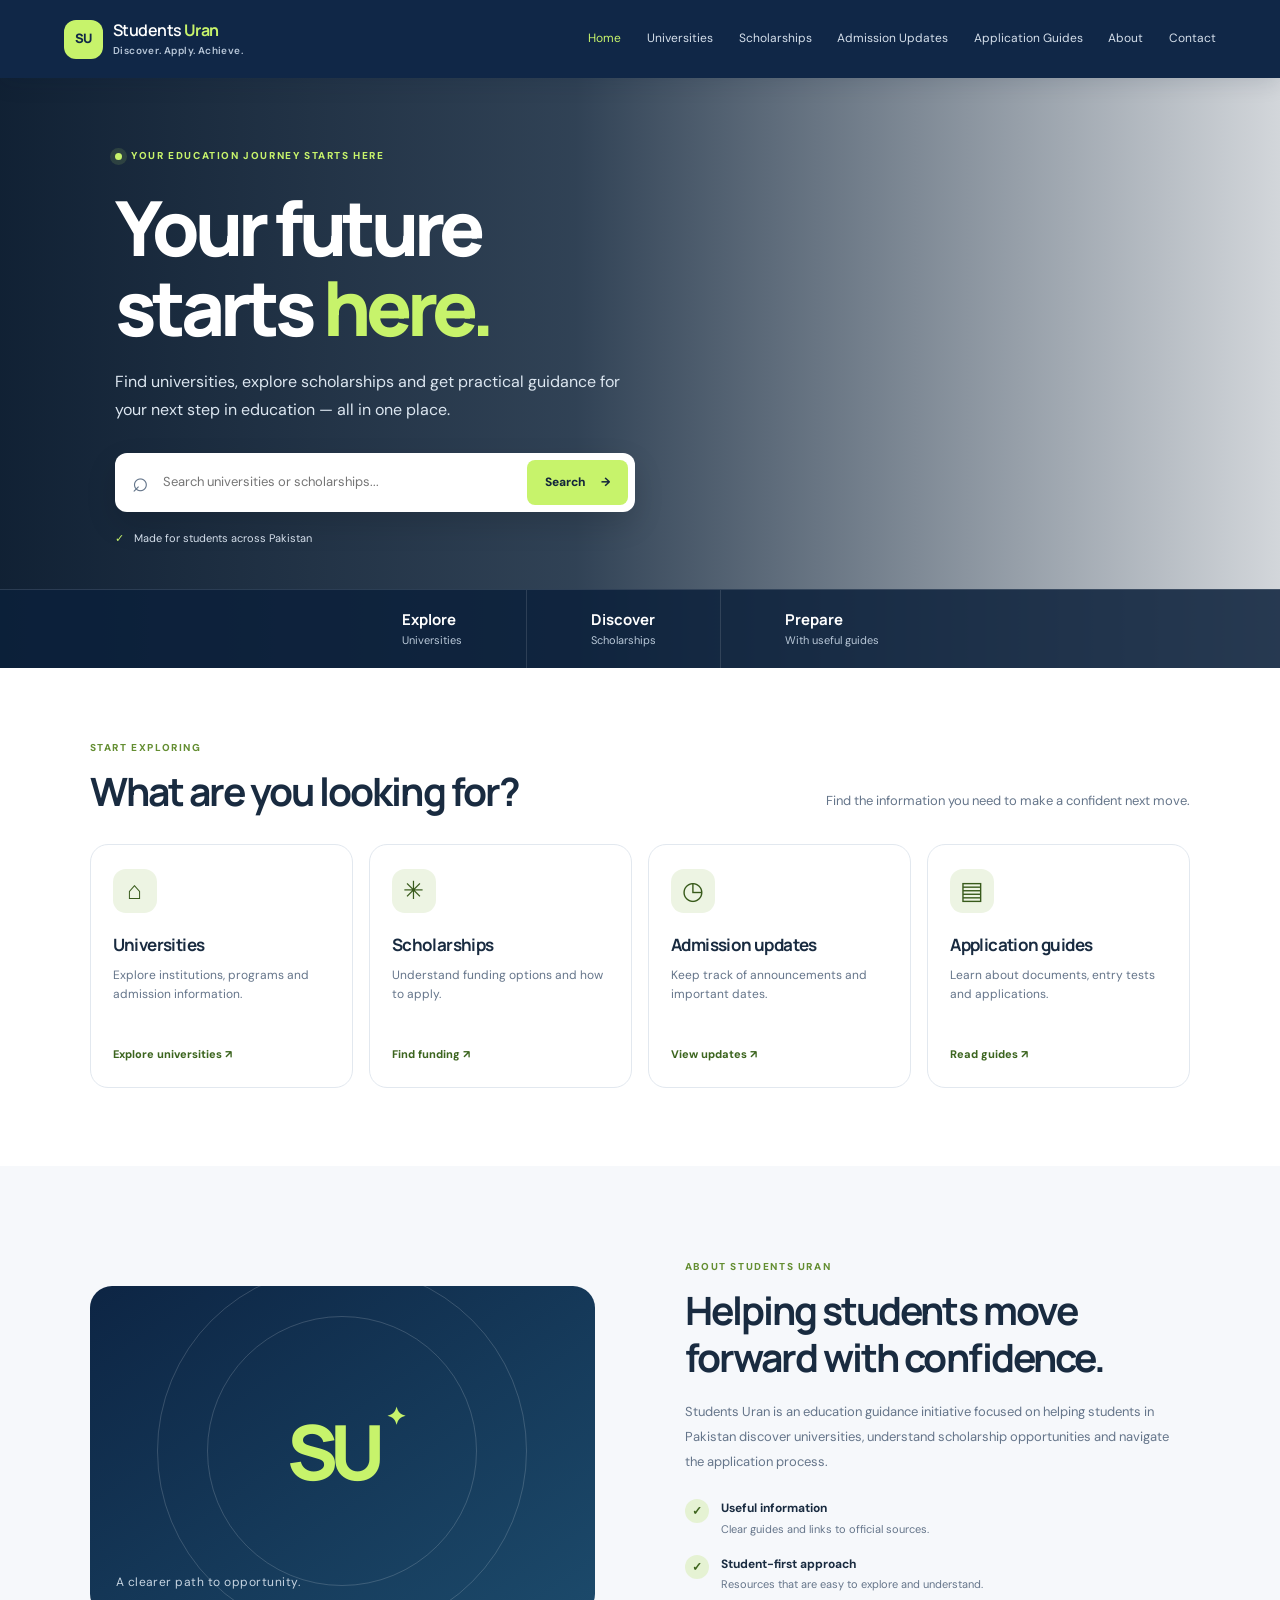
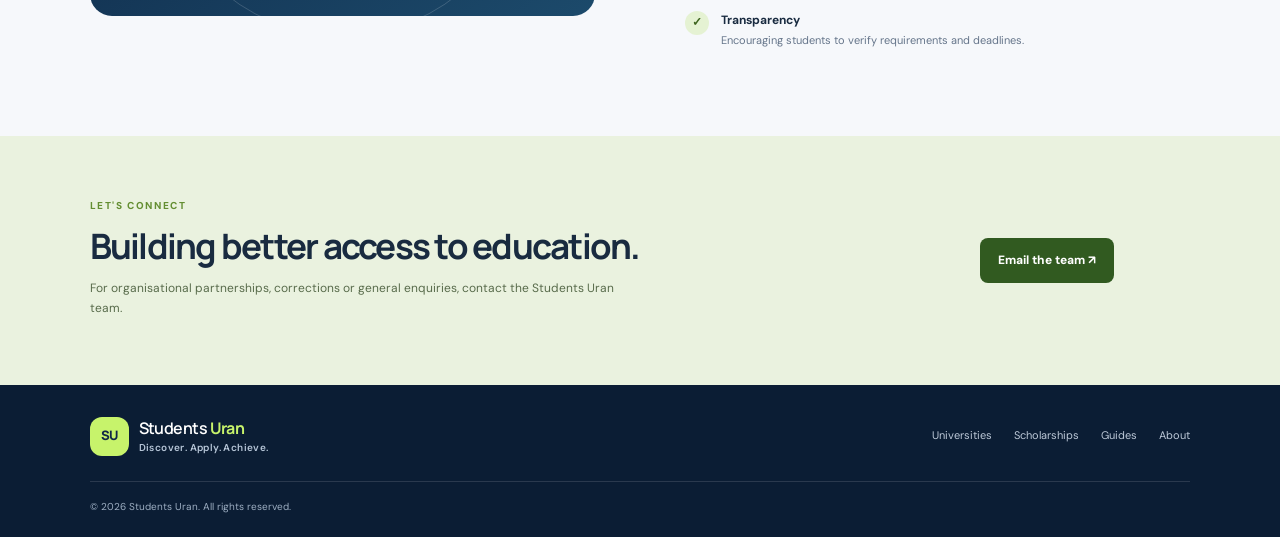
<file: index.html>
<!doctype html>
<html lang="en">
<head>
  <meta charset="utf-8">
  <meta name="viewport" content="width=device-width, initial-scale=1">
  <meta name="description" content="Students Uran helps Pakistani students explore universities, scholarships, admissions and application guides.">
  <meta name="theme-color" content="#102747">
  <title>Students Uran — Discover. Apply. Achieve.</title>
  <link rel="preconnect" href="https://fonts.googleapis.com">
  <link rel="preconnect" href="https://fonts.gstatic.com" crossorigin>
  <link href="https://fonts.googleapis.com/css2?family=DM+Sans:wght@400;500;600;700&family=Manrope:wght@400;500;600;700;800&display=swap" rel="stylesheet">
  <link rel="stylesheet" href="styles.css">
</head>
<body>
  <header class="site-header">
    <a class="brand" href="#home" aria-label="Students Uran home">
      <span class="brand-mark">SU</span>
      <span>Students <b>Uran</b><small>Discover. Apply. Achieve.</small></span>
    </a>
    <button class="menu-toggle" id="menuToggle" aria-label="Open navigation" aria-expanded="false">☰</button>
    <nav id="mainNav" class="nav">
      <a href="index.html" class="active">Home</a><a href="universities.html">Universities</a><a href="scholarships.html">Scholarships</a>
      <a href="admission-updates.html">Admission Updates</a><a href="application-guides.html">Application Guides</a><a href="about.html">About</a><a href="contact.html">Contact</a>
    </nav>
  </header>

  <main>
    <section class="hero" id="home">
      <div class="hero-shade"></div>
      <div class="hero-content">
        <div class="eyebrow"><span class="eyebrow-dot"></span> YOUR EDUCATION JOURNEY STARTS HERE</div>
        <h1>Your future<br>starts <span>here.</span></h1>
        <p>Find universities, explore scholarships and get practical guidance for your next step in education — all in one place.</p>
        <form class="hero-search" id="heroSearch">
          <span aria-hidden="true">⌕</span><input id="globalSearch" type="search" placeholder="Search universities or scholarships..." aria-label="Search website">
          <button type="submit">Search <span>→</span></button>
        </form>
        <div class="hero-note"><span>✓</span> Made for students across Pakistan</div>
      </div>
      <div class="hero-stats">
        <div><strong>Explore</strong><span>Universities</span></div><div><strong>Discover</strong><span>Scholarships</span></div><div><strong>Prepare</strong><span>With useful guides</span></div>
      </div>
    </section>

    <section class="section quick-section">
      <div class="section-heading"><div><span class="kicker">START EXPLORING</span><h2>What are you looking for?</h2></div><p>Find the information you need to make a confident next move.</p></div>
      <div class="quick-grid">
        <a class="quick-card" href="universities.html"><span class="quick-icon">⌂</span><h3>Universities</h3><p>Explore institutions, programs and admission information.</p><span class="card-link">Explore universities ↗</span></a>
        <a class="quick-card" href="scholarships.html"><span class="quick-icon">✳</span><h3>Scholarships</h3><p>Understand funding options and how to apply.</p><span class="card-link">Find funding ↗</span></a>
        <a class="quick-card" href="admission-updates.html"><span class="quick-icon">◷</span><h3>Admission updates</h3><p>Keep track of announcements and important dates.</p><span class="card-link">View updates ↗</span></a>
        <a class="quick-card" href="application-guides.html"><span class="quick-icon">▤</span><h3>Application guides</h3><p>Learn about documents, entry tests and applications.</p><span class="card-link">Read guides ↗</span></a>
      </div>
    </section>

    <section class="section about-section" id="about">
      <div class="about-art"><div class="orbit orbit-one"></div><div class="orbit orbit-two"></div><div class="about-monogram">SU<span>✦</span></div><div class="about-caption">A clearer path to opportunity.</div></div>
      <div class="about-copy"><span class="kicker">ABOUT STUDENTS URAN</span><h2>Helping students move forward with confidence.</h2><p>Students Uran is an education guidance initiative focused on helping students in Pakistan discover universities, understand scholarship opportunities and navigate the application process.</p>
        <div class="value-list"><div><span>✓</span><div><b>Useful information</b><small>Clear guides and links to official sources.</small></div></div><div><span>✓</span><div><b>Student-first approach</b><small>Resources that are easy to explore and understand.</small></div></div><div><span>✓</span><div><b>Transparency</b><small>Encouraging students to verify requirements and deadlines.</small></div></div></div>
      </div>
    </section>

    <section class="contact-band" id="contact"><div><span class="kicker">LET'S CONNECT</span><h2>Building better access to education.</h2><p>For organisational partnerships, corrections or general enquiries, contact the Students Uran team.</p></div><div class="contact-actions"><a class="button button-green" id="emailLink" href="mailto:studentsuran@gmail.com">Email the team ↗</a></div></section>
  </main>

  <footer class="footer"><a class="brand footer-brand" href="#home"><span class="brand-mark">SU</span><span>Students <b>Uran</b><small>Discover. Apply. Achieve.</small></span></a><div class="footer-links"><a href="universities.html">Universities</a><a href="scholarships.html">Scholarships</a><a href="application-guides.html">Guides</a><a href="#about">About</a></div><p>© <span id="year"></span> Students Uran. All rights reserved.</p></footer>

  <dialog id="detailDialog" class="detail-dialog"><button class="dialog-close" id="dialogClose" aria-label="Close dialog">×</button><div id="dialogContent"></div></dialog>
  <script src="data.js"></script><script src="app.js"></script>
</body>
</html>
</file>
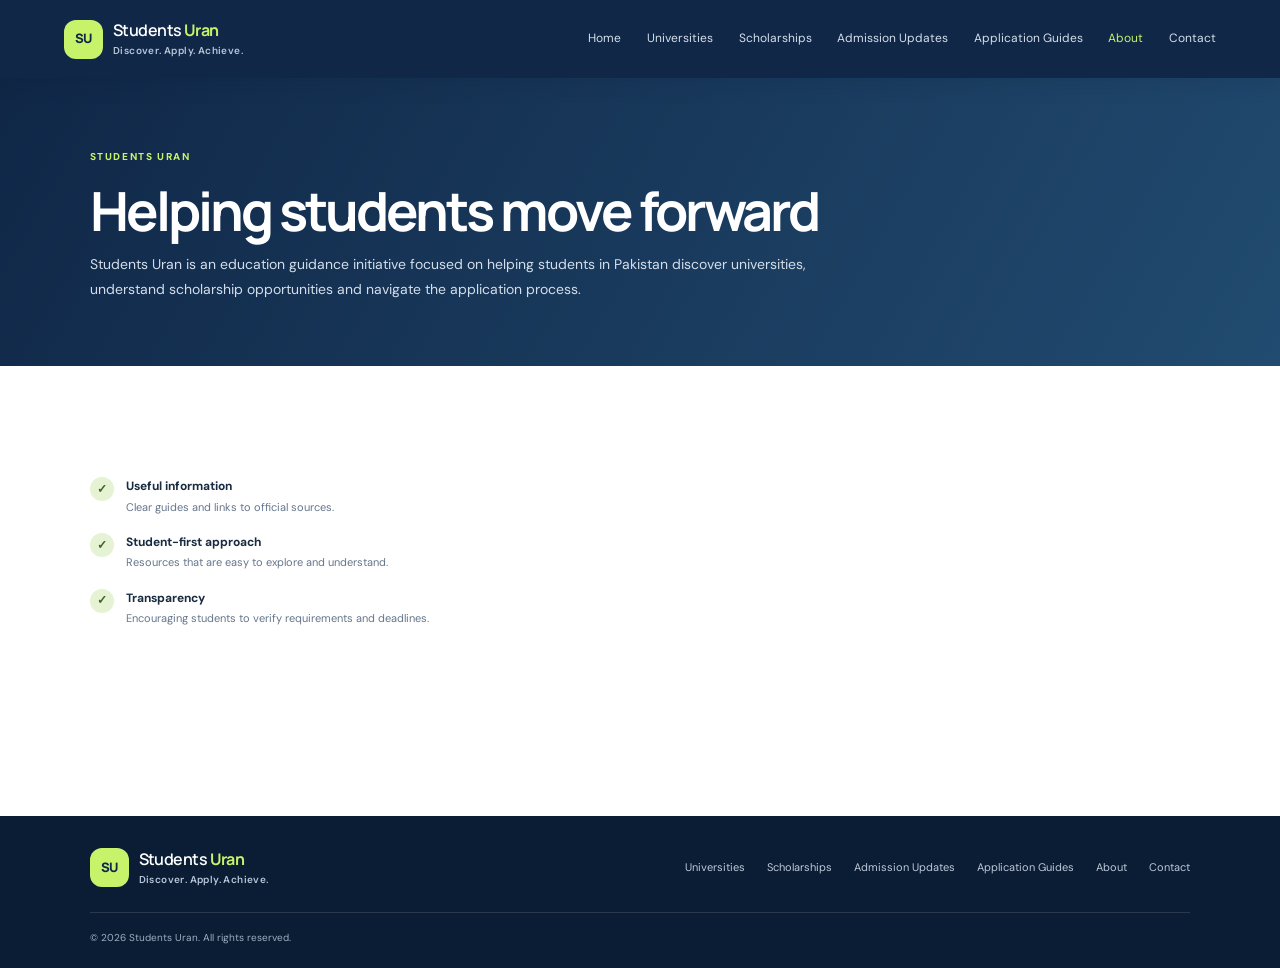
<file: about.html>
<!doctype html>
<html lang="en">
<head>
<meta charset="utf-8"><meta name="viewport" content="width=device-width, initial-scale=1">
<meta name="theme-color" content="#102747">
<link rel="preconnect" href="https://fonts.googleapis.com"><link rel="preconnect" href="https://fonts.gstatic.com" crossorigin>
<link href="https://fonts.googleapis.com/css2?family=DM+Sans:wght@400;500;600;700&family=Manrope:wght@400;500;600;700;800&display=swap" rel="stylesheet">
<link rel="stylesheet" href="styles.css">
<title>About Students Uran | Students Uran</title></head>
<body>
<header class="site-header">
<a class="brand" href="index.html"><span class="brand-mark">SU</span><span>Students <b>Uran</b><small>Discover. Apply. Achieve.</small></span></a>
<button class="menu-toggle" id="menuToggle" aria-label="Open navigation" aria-expanded="false">Menu</button>
<nav id="mainNav" class="nav">
<a href="index.html">Home</a><a href="universities.html">Universities</a><a href="scholarships.html">Scholarships</a>
<a href="admission-updates.html">Admission Updates</a><a href="application-guides.html">Application Guides</a><a class="active" href="about.html">About</a><a href="contact.html">Contact</a>
</nav></header>
<main><section class="page-hero"><span class="kicker">STUDENTS URAN</span><h1>Helping students move forward</h1><p>Students Uran is an education guidance initiative focused on helping students in Pakistan discover universities, understand scholarship opportunities and navigate the application process.</p></section><section class="section page-section"><div class="value-list"><div><span>✓</span><div><b>Useful information</b><small>Clear guides and links to official sources.</small></div></div><div><span>✓</span><div><b>Student-first approach</b><small>Resources that are easy to explore and understand.</small></div></div><div><span>✓</span><div><b>Transparency</b><small>Encouraging students to verify requirements and deadlines.</small></div></div></div></section></main><footer class="footer"><a class="brand footer-brand" href="index.html"><span class="brand-mark">SU</span><span>Students <b>Uran</b><small>Discover. Apply. Achieve.</small></span></a>
<div class="footer-links"><a href="universities.html">Universities</a><a href="scholarships.html">Scholarships</a><a href="admission-updates.html">Admission Updates</a><a href="application-guides.html">Application Guides</a><a href="about.html">About</a><a href="contact.html">Contact</a></div>
<p>© <span id="year"></span> Students Uran. All rights reserved.</p></footer>
<dialog id="detailDialog" class="detail-dialog"><button class="dialog-close" id="dialogClose" aria-label="Close dialog">×</button><div id="dialogContent"></div></dialog>
<script src="data.js"></script><script src="app.js"></script></body></html>
</file>
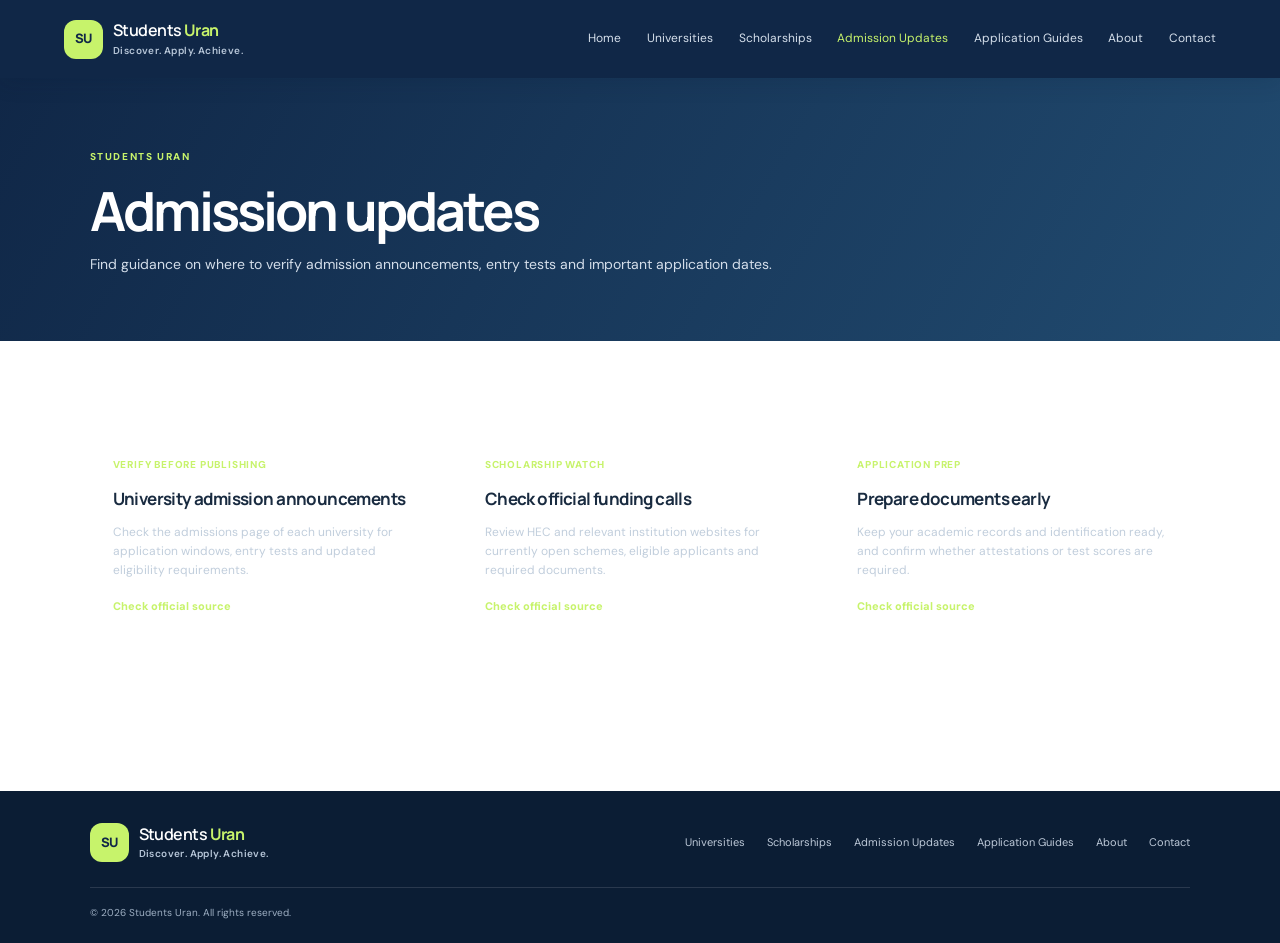
<file: admission-updates.html>
<!doctype html>
<html lang="en">
<head>
<meta charset="utf-8"><meta name="viewport" content="width=device-width, initial-scale=1">
<meta name="theme-color" content="#102747">
<link rel="preconnect" href="https://fonts.googleapis.com"><link rel="preconnect" href="https://fonts.gstatic.com" crossorigin>
<link href="https://fonts.googleapis.com/css2?family=DM+Sans:wght@400;500;600;700&family=Manrope:wght@400;500;600;700;800&display=swap" rel="stylesheet">
<link rel="stylesheet" href="styles.css">
<title>Admission Updates | Students Uran</title></head>
<body>
<header class="site-header">
<a class="brand" href="index.html"><span class="brand-mark">SU</span><span>Students <b>Uran</b><small>Discover. Apply. Achieve.</small></span></a>
<button class="menu-toggle" id="menuToggle" aria-label="Open navigation" aria-expanded="false">Menu</button>
<nav id="mainNav" class="nav">
<a href="index.html">Home</a><a href="universities.html">Universities</a><a href="scholarships.html">Scholarships</a>
<a class="active" href="admission-updates.html">Admission Updates</a><a href="application-guides.html">Application Guides</a><a href="about.html">About</a><a href="contact.html">Contact</a>
</nav></header>
<main><section class="page-hero"><span class="kicker">STUDENTS URAN</span><h1>Admission updates</h1><p>Find guidance on where to verify admission announcements, entry tests and important application dates.</p></section><section class="section page-section"><div class="updates-grid" id="updatesGrid"></div></section></main><footer class="footer"><a class="brand footer-brand" href="index.html"><span class="brand-mark">SU</span><span>Students <b>Uran</b><small>Discover. Apply. Achieve.</small></span></a>
<div class="footer-links"><a href="universities.html">Universities</a><a href="scholarships.html">Scholarships</a><a href="admission-updates.html">Admission Updates</a><a href="application-guides.html">Application Guides</a><a href="about.html">About</a><a href="contact.html">Contact</a></div>
<p>© <span id="year"></span> Students Uran. All rights reserved.</p></footer>
<dialog id="detailDialog" class="detail-dialog"><button class="dialog-close" id="dialogClose" aria-label="Close dialog">×</button><div id="dialogContent"></div></dialog>
<script src="data.js"></script><script src="app.js"></script></body></html>
</file>
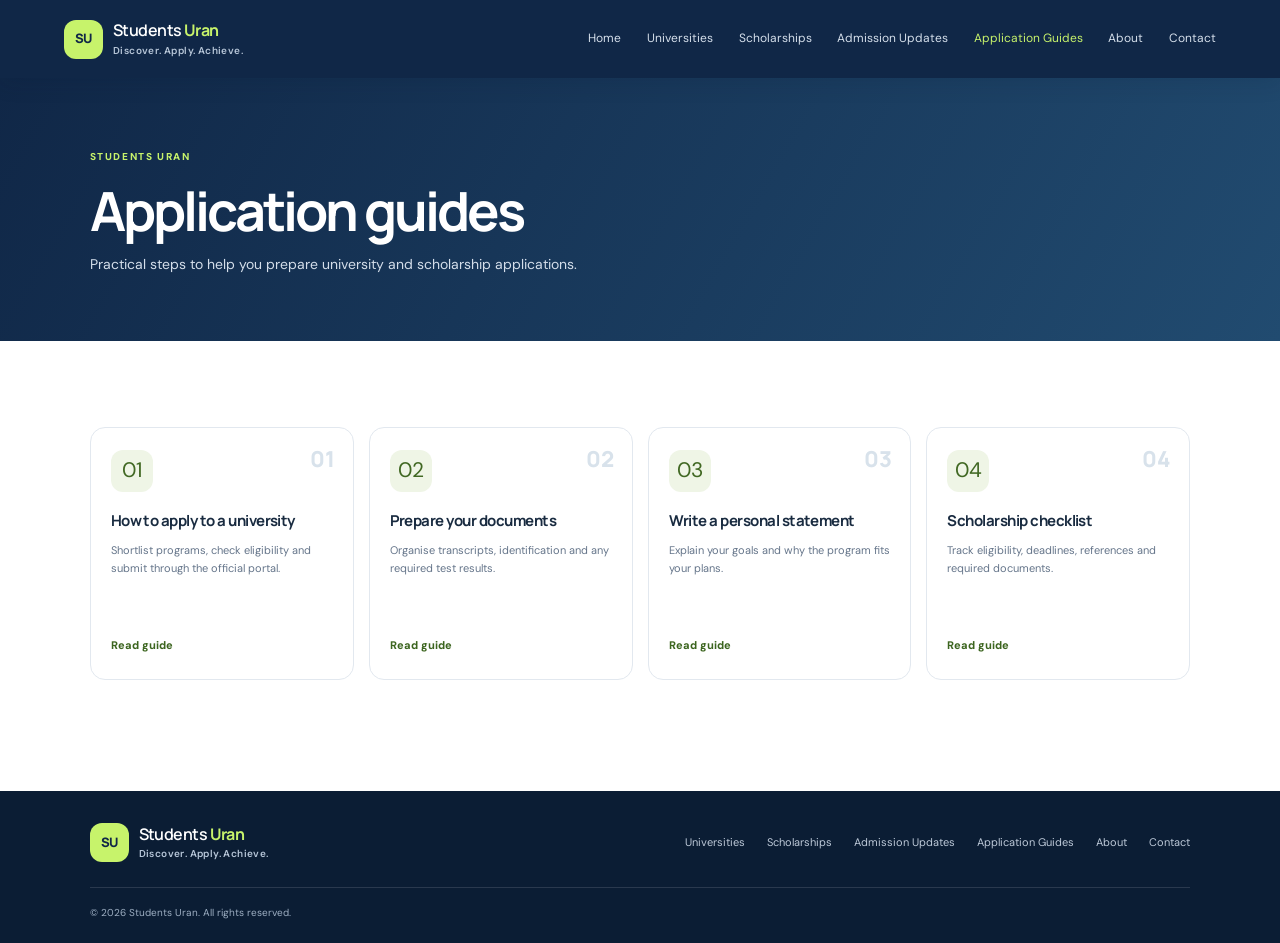
<file: application-guides.html>
<!doctype html>
<html lang="en">
<head>
<meta charset="utf-8"><meta name="viewport" content="width=device-width, initial-scale=1">
<meta name="theme-color" content="#102747">
<link rel="preconnect" href="https://fonts.googleapis.com"><link rel="preconnect" href="https://fonts.gstatic.com" crossorigin>
<link href="https://fonts.googleapis.com/css2?family=DM+Sans:wght@400;500;600;700&family=Manrope:wght@400;500;600;700;800&display=swap" rel="stylesheet">
<link rel="stylesheet" href="styles.css">
<title>Application Guides | Students Uran</title></head>
<body>
<header class="site-header">
<a class="brand" href="index.html"><span class="brand-mark">SU</span><span>Students <b>Uran</b><small>Discover. Apply. Achieve.</small></span></a>
<button class="menu-toggle" id="menuToggle" aria-label="Open navigation" aria-expanded="false">Menu</button>
<nav id="mainNav" class="nav">
<a href="index.html">Home</a><a href="universities.html">Universities</a><a href="scholarships.html">Scholarships</a>
<a href="admission-updates.html">Admission Updates</a><a class="active" href="application-guides.html">Application Guides</a><a href="about.html">About</a><a href="contact.html">Contact</a>
</nav></header>
<main><section class="page-hero"><span class="kicker">STUDENTS URAN</span><h1>Application guides</h1><p>Practical steps to help you prepare university and scholarship applications.</p></section><section class="section page-section"><div class="guide-grid"><article class="guide-card"><span class="guide-number">01</span><div class="guide-icon">01</div><h3>How to apply to a university</h3><p>Shortlist programs, check eligibility and submit through the official portal.</p><button class="text-button guide-open" data-guide="apply">Read guide</button></article><article class="guide-card"><span class="guide-number">02</span><div class="guide-icon">02</div><h3>Prepare your documents</h3><p>Organise transcripts, identification and any required test results.</p><button class="text-button guide-open" data-guide="documents">Read guide</button></article><article class="guide-card"><span class="guide-number">03</span><div class="guide-icon">03</div><h3>Write a personal statement</h3><p>Explain your goals and why the program fits your plans.</p><button class="text-button guide-open" data-guide="statement">Read guide</button></article><article class="guide-card"><span class="guide-number">04</span><div class="guide-icon">04</div><h3>Scholarship checklist</h3><p>Track eligibility, deadlines, references and required documents.</p><button class="text-button guide-open" data-guide="scholarship">Read guide</button></article></div></section></main><footer class="footer"><a class="brand footer-brand" href="index.html"><span class="brand-mark">SU</span><span>Students <b>Uran</b><small>Discover. Apply. Achieve.</small></span></a>
<div class="footer-links"><a href="universities.html">Universities</a><a href="scholarships.html">Scholarships</a><a href="admission-updates.html">Admission Updates</a><a href="application-guides.html">Application Guides</a><a href="about.html">About</a><a href="contact.html">Contact</a></div>
<p>© <span id="year"></span> Students Uran. All rights reserved.</p></footer>
<dialog id="detailDialog" class="detail-dialog"><button class="dialog-close" id="dialogClose" aria-label="Close dialog">×</button><div id="dialogContent"></div></dialog>
<script src="data.js"></script><script src="app.js"></script></body></html>
</file>
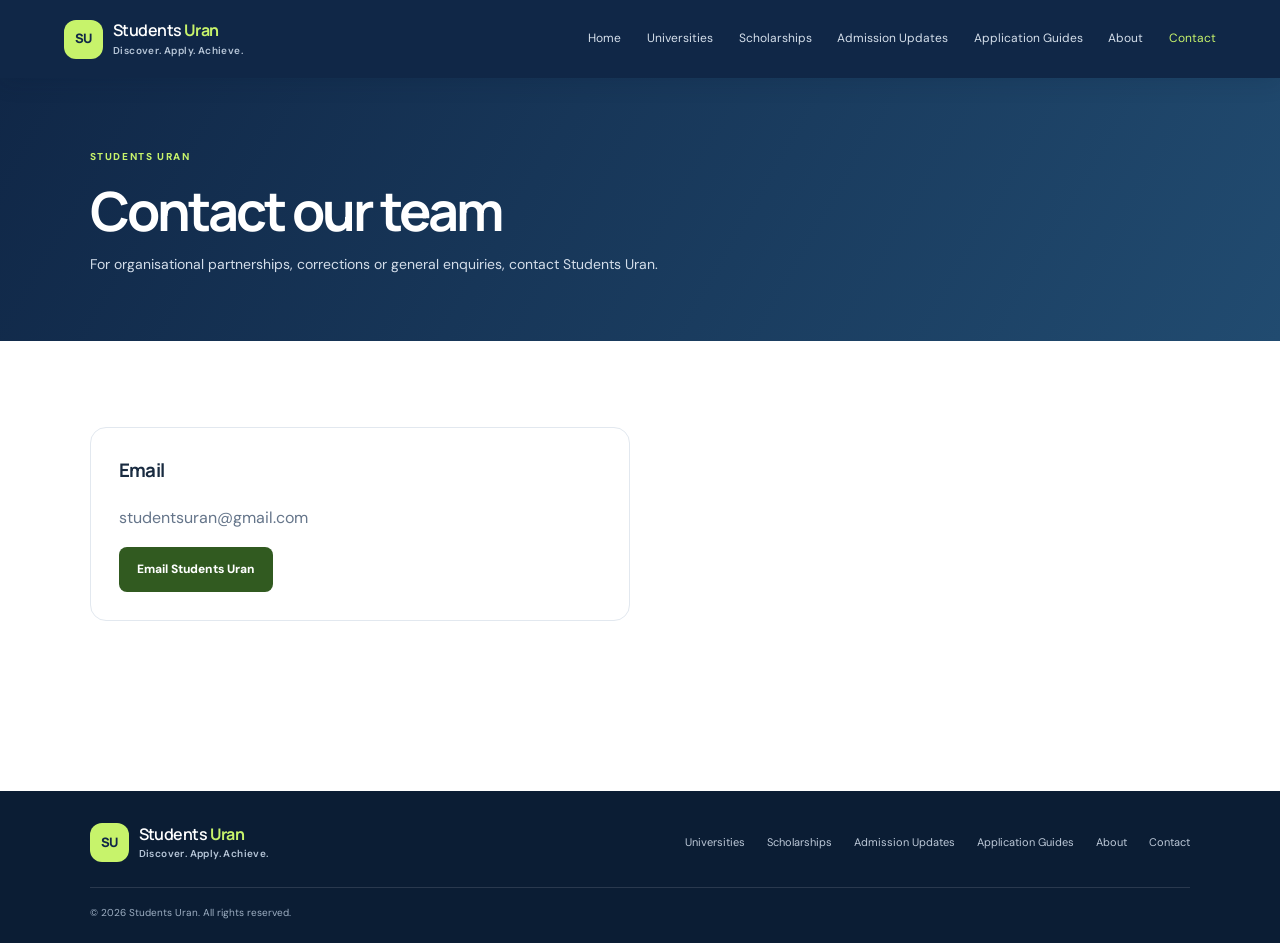
<file: contact.html>
<!doctype html>
<html lang="en">
<head>
<meta charset="utf-8"><meta name="viewport" content="width=device-width, initial-scale=1">
<meta name="theme-color" content="#102747">
<link rel="preconnect" href="https://fonts.googleapis.com"><link rel="preconnect" href="https://fonts.gstatic.com" crossorigin>
<link href="https://fonts.googleapis.com/css2?family=DM+Sans:wght@400;500;600;700&family=Manrope:wght@400;500;600;700;800&display=swap" rel="stylesheet">
<link rel="stylesheet" href="styles.css">
<title>Contact Students Uran | Students Uran</title></head>
<body>
<header class="site-header">
<a class="brand" href="index.html"><span class="brand-mark">SU</span><span>Students <b>Uran</b><small>Discover. Apply. Achieve.</small></span></a>
<button class="menu-toggle" id="menuToggle" aria-label="Open navigation" aria-expanded="false">Menu</button>
<nav id="mainNav" class="nav">
<a href="index.html">Home</a><a href="universities.html">Universities</a><a href="scholarships.html">Scholarships</a>
<a href="admission-updates.html">Admission Updates</a><a href="application-guides.html">Application Guides</a><a href="about.html">About</a><a class="active" href="contact.html">Contact</a>
</nav></header>
<main><section class="page-hero"><span class="kicker">STUDENTS URAN</span><h1>Contact our team</h1><p>For organisational partnerships, corrections or general enquiries, contact Students Uran.</p></section><section class="section page-section"><div class="contact-card"><h3>Email</h3><p>studentsuran@gmail.com</p><a class="button button-green" href="mailto:studentsuran@gmail.com">Email Students Uran</a></div></section></main><footer class="footer"><a class="brand footer-brand" href="index.html"><span class="brand-mark">SU</span><span>Students <b>Uran</b><small>Discover. Apply. Achieve.</small></span></a>
<div class="footer-links"><a href="universities.html">Universities</a><a href="scholarships.html">Scholarships</a><a href="admission-updates.html">Admission Updates</a><a href="application-guides.html">Application Guides</a><a href="about.html">About</a><a href="contact.html">Contact</a></div>
<p>© <span id="year"></span> Students Uran. All rights reserved.</p></footer>
<dialog id="detailDialog" class="detail-dialog"><button class="dialog-close" id="dialogClose" aria-label="Close dialog">×</button><div id="dialogContent"></div></dialog>
<script src="data.js"></script><script src="app.js"></script></body></html>
</file>
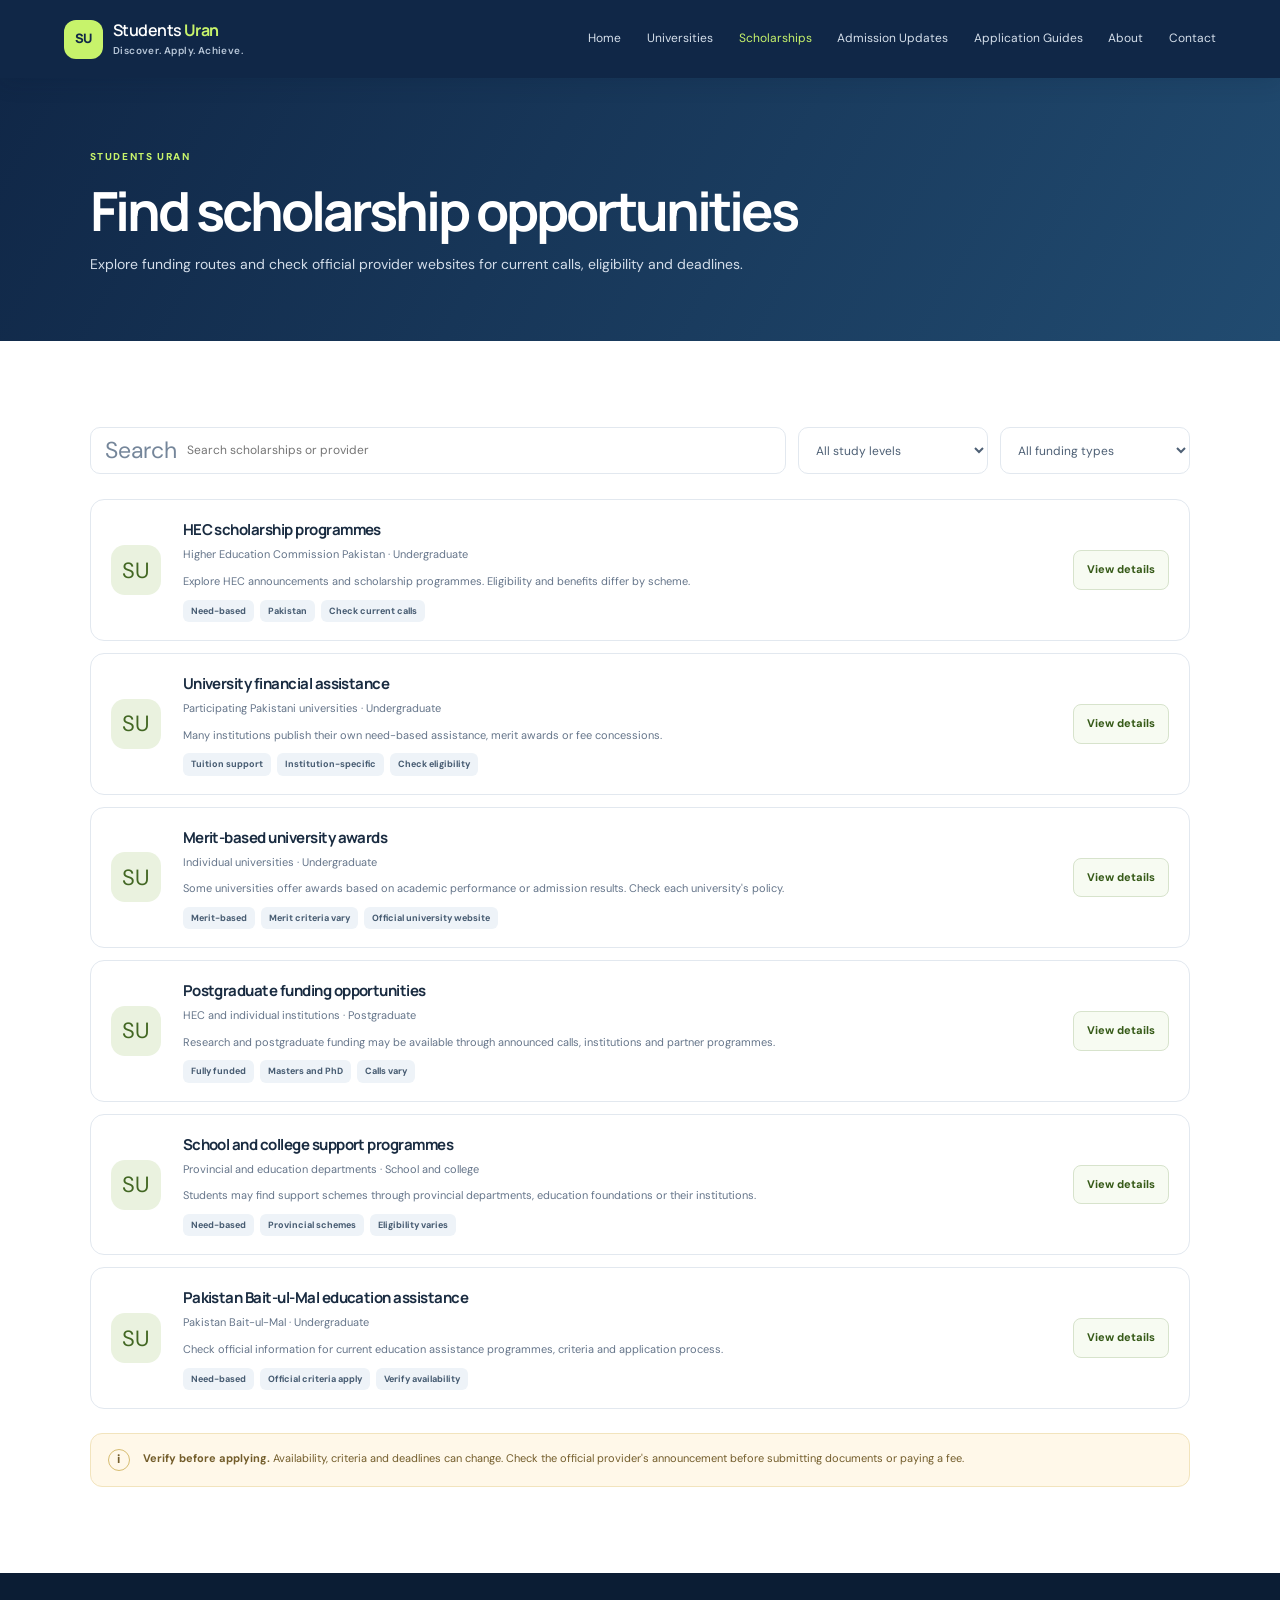
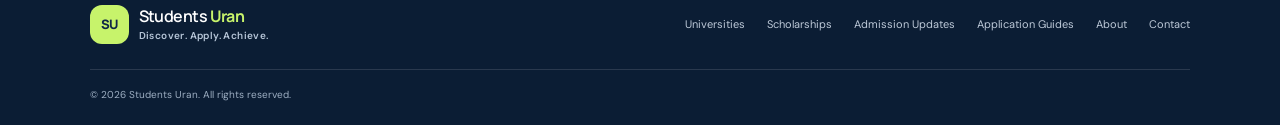
<file: scholarships.html>
<!doctype html>
<html lang="en">
<head>
<meta charset="utf-8"><meta name="viewport" content="width=device-width, initial-scale=1">
<meta name="theme-color" content="#102747">
<link rel="preconnect" href="https://fonts.googleapis.com"><link rel="preconnect" href="https://fonts.gstatic.com" crossorigin>
<link href="https://fonts.googleapis.com/css2?family=DM+Sans:wght@400;500;600;700&family=Manrope:wght@400;500;600;700;800&display=swap" rel="stylesheet">
<link rel="stylesheet" href="styles.css">
<title>Scholarships | Students Uran</title></head>
<body>
<header class="site-header">
<a class="brand" href="index.html"><span class="brand-mark">SU</span><span>Students <b>Uran</b><small>Discover. Apply. Achieve.</small></span></a>
<button class="menu-toggle" id="menuToggle" aria-label="Open navigation" aria-expanded="false">Menu</button>
<nav id="mainNav" class="nav">
<a href="index.html">Home</a><a href="universities.html">Universities</a><a class="active" href="scholarships.html">Scholarships</a>
<a href="admission-updates.html">Admission Updates</a><a href="application-guides.html">Application Guides</a><a href="about.html">About</a><a href="contact.html">Contact</a>
</nav></header>
<main><section class="page-hero"><span class="kicker">STUDENTS URAN</span><h1>Find scholarship opportunities</h1><p>Explore funding routes and check official provider websites for current calls, eligibility and deadlines.</p></section><section class="section page-section"><div class="filters scholarship-filters"><label class="search-field"><span>Search</span><input id="scholarshipSearch" type="search" placeholder="Search scholarships or provider"></label><select id="levelFilter" aria-label="Study level"><option value="">All study levels</option><option>Undergraduate</option><option>Postgraduate</option><option>School and college</option></select><select id="fundingFilter" aria-label="Funding type"><option value="">All funding types</option><option>Need-based</option><option>Merit-based</option><option>Fully funded</option><option>Tuition support</option></select></div><div class="scholarship-list" id="scholarshipList"></div><p class="empty-state hidden" id="scholarshipEmpty">No opportunities match those filters.</p><div class="notice"><span class="notice-icon">i</span><p><b>Verify before applying.</b> Availability, criteria and deadlines can change. Check the official provider's announcement before submitting documents or paying a fee.</p></div></section></main><footer class="footer"><a class="brand footer-brand" href="index.html"><span class="brand-mark">SU</span><span>Students <b>Uran</b><small>Discover. Apply. Achieve.</small></span></a>
<div class="footer-links"><a href="universities.html">Universities</a><a href="scholarships.html">Scholarships</a><a href="admission-updates.html">Admission Updates</a><a href="application-guides.html">Application Guides</a><a href="about.html">About</a><a href="contact.html">Contact</a></div>
<p>© <span id="year"></span> Students Uran. All rights reserved.</p></footer>
<dialog id="detailDialog" class="detail-dialog"><button class="dialog-close" id="dialogClose" aria-label="Close dialog">×</button><div id="dialogContent"></div></dialog>
<script src="data.js"></script><script src="app.js"></script></body></html>
</file>
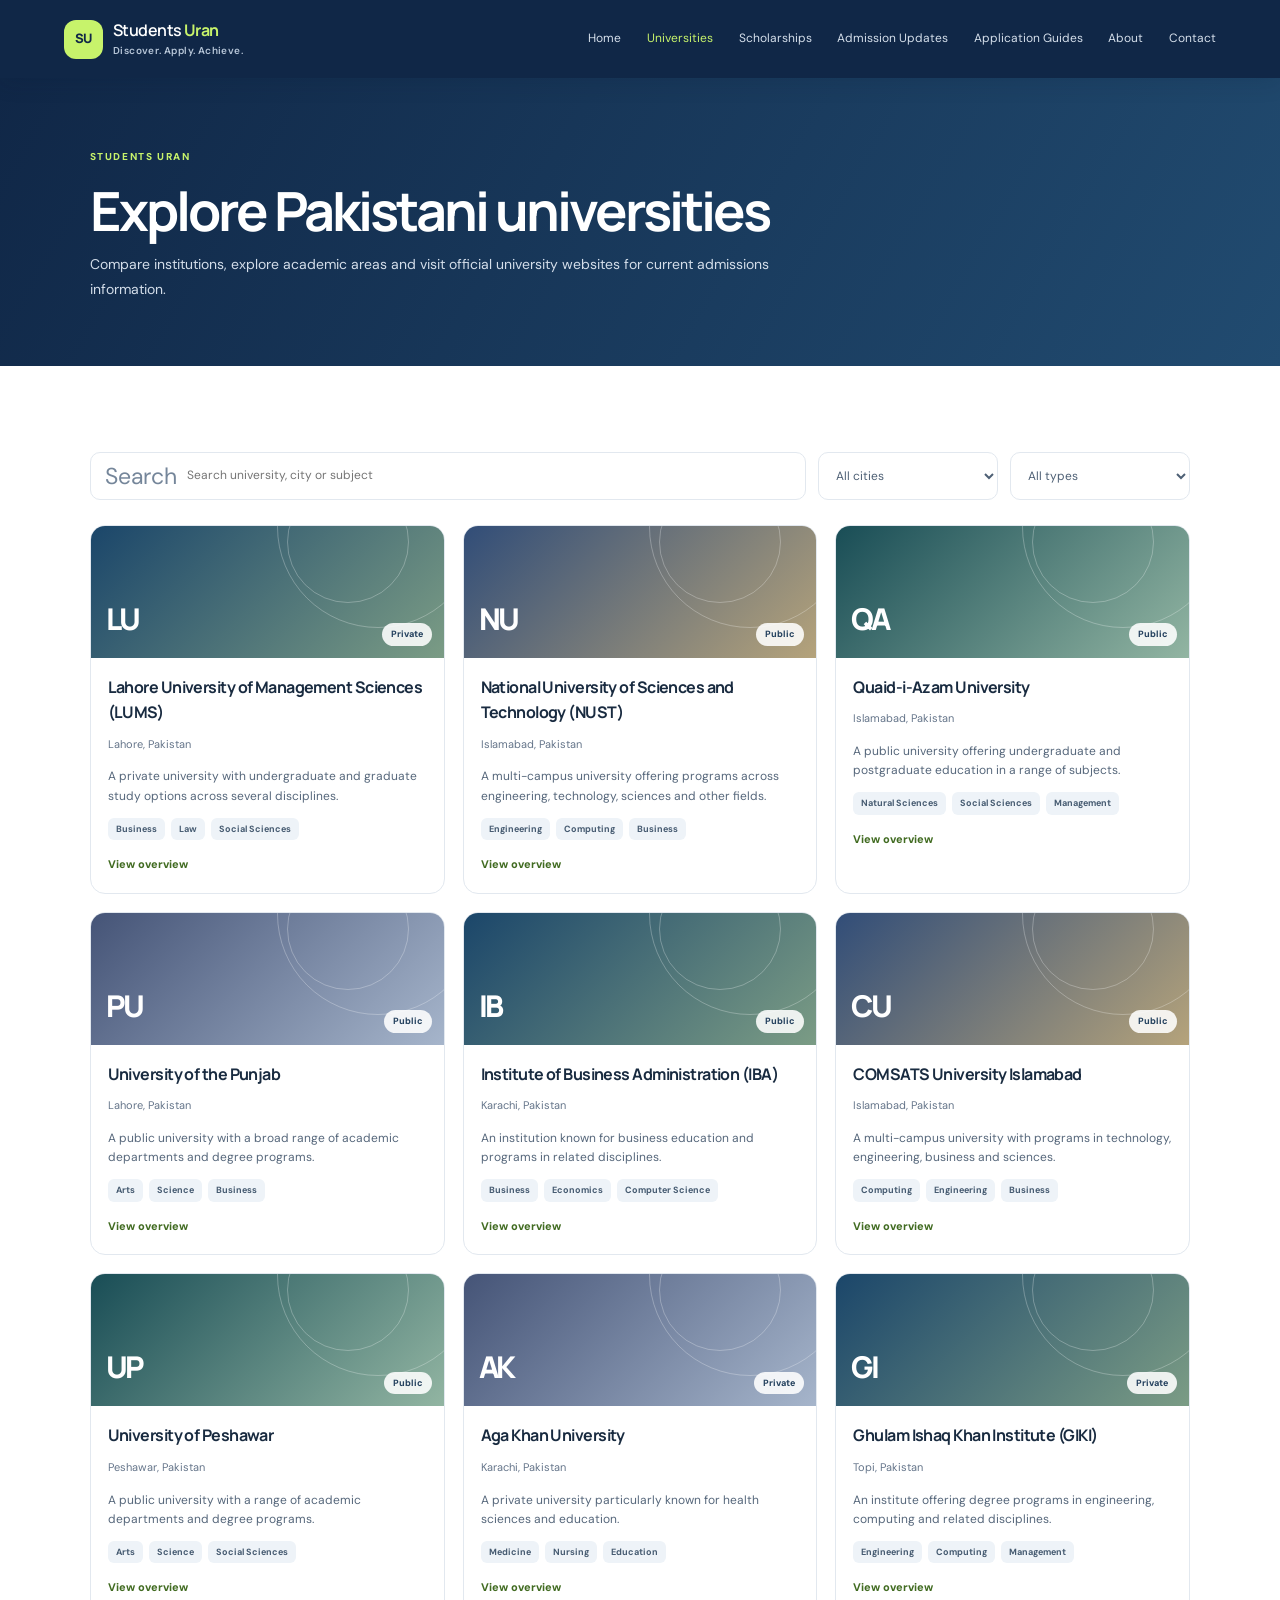
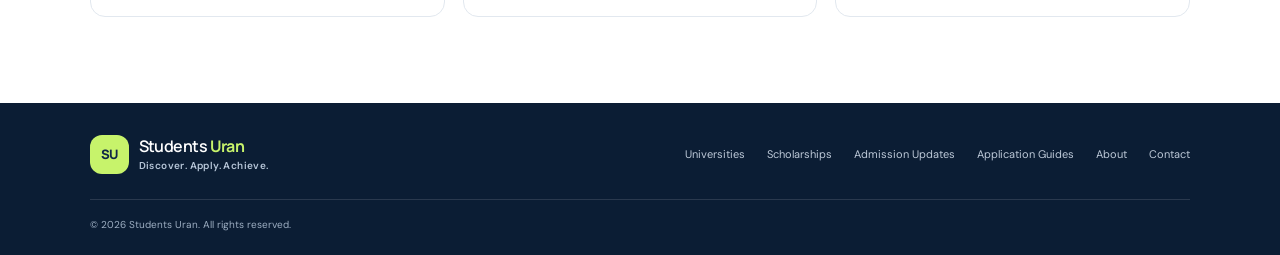
<file: universities.html>
<!doctype html>
<html lang="en">
<head>
<meta charset="utf-8"><meta name="viewport" content="width=device-width, initial-scale=1">
<meta name="theme-color" content="#102747">
<link rel="preconnect" href="https://fonts.googleapis.com"><link rel="preconnect" href="https://fonts.gstatic.com" crossorigin>
<link href="https://fonts.googleapis.com/css2?family=DM+Sans:wght@400;500;600;700&family=Manrope:wght@400;500;600;700;800&display=swap" rel="stylesheet">
<link rel="stylesheet" href="styles.css">
<title>Universities | Students Uran</title></head>
<body>
<header class="site-header">
<a class="brand" href="index.html"><span class="brand-mark">SU</span><span>Students <b>Uran</b><small>Discover. Apply. Achieve.</small></span></a>
<button class="menu-toggle" id="menuToggle" aria-label="Open navigation" aria-expanded="false">Menu</button>
<nav id="mainNav" class="nav">
<a href="index.html">Home</a><a class="active" href="universities.html">Universities</a><a href="scholarships.html">Scholarships</a>
<a href="admission-updates.html">Admission Updates</a><a href="application-guides.html">Application Guides</a><a href="about.html">About</a><a href="contact.html">Contact</a>
</nav></header>
<main><section class="page-hero"><span class="kicker">STUDENTS URAN</span><h1>Explore Pakistani universities</h1><p>Compare institutions, explore academic areas and visit official university websites for current admissions information.</p></section><section class="section page-section"><div class="filters"><label class="search-field"><span>Search</span><input id="universitySearch" type="search" placeholder="Search university, city or subject"></label><select id="cityFilter" aria-label="Filter by city"><option value="">All cities</option></select><select id="typeFilter" aria-label="Filter by type"><option value="">All types</option><option>Public</option><option>Private</option></select></div><div class="card-grid" id="universityGrid"></div><p class="empty-state hidden" id="universityEmpty">No universities match those filters.</p></section></main><footer class="footer"><a class="brand footer-brand" href="index.html"><span class="brand-mark">SU</span><span>Students <b>Uran</b><small>Discover. Apply. Achieve.</small></span></a>
<div class="footer-links"><a href="universities.html">Universities</a><a href="scholarships.html">Scholarships</a><a href="admission-updates.html">Admission Updates</a><a href="application-guides.html">Application Guides</a><a href="about.html">About</a><a href="contact.html">Contact</a></div>
<p>© <span id="year"></span> Students Uran. All rights reserved.</p></footer>
<dialog id="detailDialog" class="detail-dialog"><button class="dialog-close" id="dialogClose" aria-label="Close dialog">×</button><div id="dialogContent"></div></dialog>
<script src="data.js"></script><script src="app.js"></script></body></html>
</file>
<file: styles.css>
:root{--navy:#102747;--navy2:#173b68;--ink:#192b40;--muted:#65758a;--green:#c7f36b;--green-dark:#365a18;--line:#e2e8ef;--pale:#f5f8fb;--white:#fff;--radius:18px;--shadow:0 12px 35px rgba(18,39,67,.08)}
*{box-sizing:border-box}html{scroll-behavior:smooth;scroll-padding-top:90px}body{margin:0;font-family:"DM Sans",sans-serif;color:var(--ink);line-height:1.6;background:#fff}h1,h2,h3,.brand{font-family:Manrope,sans-serif;letter-spacing:-.035em}a{color:inherit;text-decoration:none}button,input,select{font:inherit}.site-header{height:78px;padding:0 clamp(18px,5vw,76px);display:flex;align-items:center;justify-content:space-between;gap:28px;background:var(--navy);color:white;position:sticky;top:0;z-index:10;box-shadow:0 5px 20px #081a3020}.brand{display:flex;align-items:center;gap:10px;font-size:16px;font-weight:600;line-height:1.2;white-space:nowrap}.brand b{color:var(--green)}.brand small{display:block;font-family:"DM Sans",sans-serif;font-size:10px;letter-spacing:.04em;color:#b7c6d8;margin-top:4px}.brand-mark{display:grid;place-items:center;width:39px;height:39px;border-radius:12px;background:var(--green);color:var(--navy);font-size:13px;font-weight:800;letter-spacing:-.04em}.nav{display:flex;align-items:center;gap:clamp(12px,2vw,27px)}.nav a{font-size:12px;color:#d5dfeb;transition:.2s}.nav a:hover,.nav a.active{color:var(--green)}.menu-toggle{display:none;background:none;border:0;color:#fff;font-size:26px}.hero{min-height:540px;position:relative;display:flex;align-items:center;background:linear-gradient(90deg,rgba(7,24,44,.96) 0%,rgba(9,30,53,.84) 45%,rgba(9,30,53,.18) 100%),url('https://images.unsplash.com/photo-1523050854058-8df90110c9f1?auto=format&fit=crop&w=2000&q=85') center 45%/cover;color:white;padding:70px clamp(22px,9vw,140px) 120px}.hero-content{max-width:670px;position:relative;z-index:1}.eyebrow,.kicker{font-size:10px;letter-spacing:.16em;font-weight:800;color:#648e32}.eyebrow{color:var(--green);display:flex;align-items:center;gap:9px}.eyebrow-dot{width:7px;height:7px;background:var(--green);border-radius:50%;box-shadow:0 0 0 5px #c7f36b20}.hero h1{font-size:clamp(46px,6.2vw,76px);line-height:1.05;margin:24px 0 20px;font-weight:800;letter-spacing:-.065em}.hero h1 span{color:var(--green)}.hero-content>p{max-width:520px;color:#dce6f0;font-size:16px;line-height:1.8;margin-bottom:28px}.hero-search{display:flex;align-items:center;gap:12px;background:#fff;border-radius:12px;padding:7px 7px 7px 17px;max-width:620px;box-shadow:0 12px 30px #0002}.hero-search>span{font-size:28px;color:#64758a}.hero-search input{min-width:0;flex:1;border:0;outline:0;color:var(--ink);font-size:13px}.hero-search button,.button{border:0;border-radius:8px;padding:13px 18px;background:var(--green);color:#14263b;font-weight:800;font-size:12px;cursor:pointer}.hero-search button span{margin-left:12px}.hero-note{font-size:11px;color:#d5dfeb;margin-top:18px}.hero-note span{color:var(--green);margin-right:7px}.hero-stats{position:absolute;z-index:1;bottom:0;left:0;right:0;display:flex;justify-content:center;background:#0b203bdb;border-top:1px solid #ffffff20}.hero-stats div{padding:18px 5vw;display:flex;flex-direction:column;border-right:1px solid #ffffff20;min-width:180px}.hero-stats div:last-child{border:0}.hero-stats strong{font-family:Manrope,sans-serif;font-size:15px}.hero-stats span{font-size:11px;color:#b9c8d8}.section{padding:86px clamp(20px,7vw,104px)}.tinted{background:var(--pale)}.section-heading{display:flex;align-items:end;justify-content:space-between;gap:28px;margin-bottom:30px}.section-heading h2,.about-copy h2,.contact-band h2{font-size:clamp(27px,3.4vw,39px);line-height:1.2;margin:9px 0 0;letter-spacing:-.05em}.section-heading>p{max-width:420px;color:var(--muted);font-size:13px;margin:0 0 3px}.quick-section{padding-top:65px;padding-bottom:78px}.quick-grid{display:grid;grid-template-columns:repeat(4,1fr);gap:16px}.quick-card{border:1px solid var(--line);border-radius:var(--radius);padding:24px 22px 22px;transition:.2s;background:white}.quick-card:hover,.university-card:hover,.guide-card:hover{transform:translateY(-4px);box-shadow:var(--shadow);border-color:#c9d7e7}.quick-icon{display:grid;place-items:center;width:44px;height:44px;background:#edf4e3;color:#385a1b;border-radius:13px;font-size:25px}.quick-card h3{font-size:17px;margin:18px 0 7px}.quick-card p{font-size:12px;color:var(--muted);min-height:58px;margin:0 0 16px}.card-link,.text-button{font-size:11px;color:#3c651f;font-weight:800}.filters{display:grid;grid-template-columns:minmax(200px,1fr) 180px 180px;gap:12px;margin-bottom:25px}.search-field{display:flex;align-items:center;gap:10px;background:#fff;border:1px solid var(--line);border-radius:10px;padding:0 14px;color:#75869a}.search-field span{font-size:23px}.search-field input{border:0;outline:0;width:100%;min-width:0;padding:13px 0;font-size:12px;background:transparent;color:var(--ink)}select{border:1px solid var(--line);border-radius:10px;background:#fff;color:#4e6075;padding:0 13px;font-size:12px;min-width:0}.card-grid{display:grid;grid-template-columns:repeat(3,1fr);gap:18px}.university-card{border:1px solid var(--line);border-radius:15px;overflow:hidden;background:#fff;transition:.2s}.uni-art{height:132px;position:relative;display:flex;align-items:end;padding:15px;background:linear-gradient(135deg,#1d476d,#86a77b);overflow:hidden}.uni-art:before,.uni-art:after{content:"";position:absolute;border:1px solid #ffffff45;border-radius:50%;width:200px;height:200px;right:-35px;top:-100px}.uni-art:after{width:120px;height:120px;right:35px;top:-45px}.uni-symbol{position:relative;z-index:1;color:#fff;font-size:30px;font-family:Manrope,sans-serif;font-weight:800;letter-spacing:-.08em}.uni-type{position:absolute;right:12px;bottom:12px;z-index:1;background:#ffffffdf;border-radius:20px;padding:4px 9px;font-size:9px;font-weight:800;color:#24415e}.uni-body{padding:17px}.uni-body h3{font-size:16px;margin:0 0 4px}.uni-city{font-size:11px;color:var(--muted)}.uni-body p{font-size:12px;color:#56677b;min-height:38px}.tag-row{display:flex;flex-wrap:wrap;gap:6px}.tag{display:inline-flex;background:#eef3f8;border-radius:6px;padding:4px 8px;font-size:9px;color:#465b71;font-weight:700}.uni-body button{margin-top:16px;background:none;border:0;padding:0;color:#416b21;font-size:11px;font-weight:800;cursor:pointer}.section-foot{display:flex;justify-content:space-between;gap:20px;margin-top:24px;font-size:11px;color:var(--muted)}.section-foot a{color:#3c651f;font-weight:800}.scholarship-filters{grid-template-columns:minmax(200px,1fr) 190px 190px}.scholarship-list{display:grid;gap:12px}.scholarship-card{display:grid;grid-template-columns:55px 1fr auto;gap:17px;align-items:center;border:1px solid var(--line);border-radius:14px;padding:18px 20px}.scholarship-icon{height:50px;width:50px;border-radius:14px;background:#eaf2df;color:#426723;display:grid;place-items:center;font-size:22px}.scholarship-card h3{font-size:15px;margin:0 0 4px}.scholarship-card p{font-size:11px;color:var(--muted);margin:0 0 9px}.scholarship-card .tag-row{margin-top:5px}.outline-button{border:1px solid #d7e3cc;color:#365a18;background:#f7fbf2;border-radius:8px;padding:10px 13px;font-size:11px;font-weight:800;cursor:pointer;white-space:nowrap}.notice{display:flex;gap:13px;background:#fff8e9;border:1px solid #f2e4bd;border-radius:12px;padding:15px 17px;margin-top:24px;color:#735d2b}.notice-icon{display:grid;place-items:center;flex:0 0 22px;height:22px;border:1px solid #d7bd72;border-radius:50%;font-size:12px;font-weight:800}.notice p{margin:0;font-size:11px;line-height:1.7}.dark-section{background:var(--navy);color:#fff}.light-heading .kicker{color:var(--green)}.light-heading>p{color:#bdc9d8}.updates-grid{display:grid;grid-template-columns:repeat(3,1fr);gap:16px}.update-card{border:1px solid #ffffff22;border-radius:14px;padding:22px;background:#ffffff08}.update-date{font-size:10px;color:var(--green);font-weight:800;letter-spacing:.08em}.update-card h3{font-size:17px;line-height:1.35;margin:12px 0 8px}.update-card p{font-size:12px;color:#c1cedc;min-height:55px}.update-card a{font-size:11px;color:var(--green);font-weight:800}.update-caption{font-size:10px;color:#aebdd0;margin-top:20px}.guide-grid{display:grid;grid-template-columns:repeat(4,1fr);gap:15px}.guide-card{position:relative;border:1px solid var(--line);border-radius:15px;padding:22px 20px;transition:.2s}.guide-number{position:absolute;right:18px;top:16px;color:#d8e2eb;font:800 22px Manrope,sans-serif}.guide-icon{width:42px;height:42px;border-radius:12px;display:grid;place-items:center;background:#eff5e6;color:#416823;font-size:21px}.guide-card h3{font-size:15px;line-height:1.4;margin:18px 0 9px}.guide-card p{font-size:11px;color:var(--muted);min-height:78px}.text-button{background:none;border:0;padding:0;cursor:pointer}.about-section{display:grid;grid-template-columns:1fr 1fr;align-items:center;gap:clamp(35px,7vw,100px);background:#f6f8fb}.about-art{min-height:330px;border-radius:22px;background:linear-gradient(145deg,#0d2544,#1c4a6b);position:relative;overflow:hidden;display:grid;place-items:center;color:#fff}.orbit{position:absolute;border:1px solid #ffffff2a;border-radius:50%;width:370px;height:370px}.orbit-two{width:270px;height:270px}.about-monogram{font:800 76px Manrope,sans-serif;letter-spacing:-.1em;color:var(--green);position:relative}.about-monogram span{font-size:24px;vertical-align:top;margin-left:8px}.about-caption{position:absolute;bottom:24px;left:26px;font-size:12px;color:#c7d5e2;letter-spacing:.04em}.about-copy>p{font-size:13px;line-height:1.9;color:var(--muted);margin:20px 0}.value-list{display:grid;gap:17px;margin-top:25px}.value-list>div{display:flex;gap:12px;align-items:start}.value-list>div>span{display:grid;place-items:center;background:#e5f2d3;color:#3d641e;width:24px;height:24px;border-radius:50%;font-size:12px;font-weight:800;flex-shrink:0}.value-list b,.value-list small{display:block}.value-list b{font-size:12px}.value-list small{font-size:11px;color:var(--muted);margin-top:2px}.contact-band{padding:55px clamp(20px,7vw,104px);display:flex;justify-content:space-between;align-items:center;gap:30px;background:#eaf2df}.contact-band h2{font-size:clamp(25px,3vw,35px);max-width:550px}.contact-band p{font-size:12px;color:#586b4b;max-width:540px}.contact-actions{min-width:210px}.button-green{display:inline-block;background:#315a20;color:white}.contact-actions>p{font-size:10px;max-width:230px}.footer{background:#0b1d34;color:#fff;padding:32px clamp(20px,7vw,104px) 22px;display:grid;grid-template-columns:1fr auto;gap:25px;align-items:center}.footer-brand{width:max-content}.footer-links{display:flex;gap:22px;flex-wrap:wrap}.footer-links a{font-size:11px;color:#bdc9d8}.footer>p{grid-column:1/-1;border-top:1px solid #ffffff20;padding-top:17px;margin:0;color:#9eafc3;font-size:10px}.empty-state{padding:28px;text-align:center;border:1px dashed #cbd5e1;border-radius:12px;color:var(--muted);font-size:13px}.hidden{display:none!important}.detail-dialog{width:min(620px,calc(100% - 28px));max-height:85vh;overflow:auto;border:0;border-radius:18px;padding:32px;box-shadow:0 25px 100px #07172c55;color:var(--ink)}.detail-dialog::backdrop{background:#07172cb8;backdrop-filter:blur(3px)}.dialog-close{position:absolute;right:15px;top:12px;border:0;background:#eff3f7;border-radius:50%;width:34px;height:34px;font-size:24px;cursor:pointer}.detail-dialog h2{font-size:26px;margin:4px 40px 10px 0}.detail-dialog p,.detail-dialog li{font-size:13px;color:#5b6b7e;line-height:1.8}.detail-dialog h3{font-size:14px;margin-top:22px}.dialog-link{display:inline-block;margin-top:12px;background:var(--navy);color:#fff;border-radius:8px;padding:12px 16px;font-size:12px;font-weight:800}.dialog-meta{display:flex;gap:8px;flex-wrap:wrap;margin:14px 0}.dialog-meta .tag{font-size:10px}
@media(max-width:1050px){.nav{gap:12px}.nav a{font-size:11px}.quick-grid,.guide-grid{grid-template-columns:repeat(2,1fr)}.section{padding-left:5vw;padding-right:5vw}.hero{padding-left:7vw}.card-grid{grid-template-columns:repeat(2,1fr)}}
@media(max-width:760px){.site-header{height:68px;padding:0 18px}.menu-toggle{display:block}.nav{display:none;position:absolute;left:0;right:0;top:68px;padding:16px 20px 22px;background:var(--navy);flex-direction:column;align-items:stretch;gap:0;border-top:1px solid #ffffff20}.nav.open{display:flex}.nav a{padding:12px 0;font-size:13px}.hero{min-height:590px;padding:55px 22px 150px;background-position:58% center}.hero h1{font-size:52px}.hero-content>p{font-size:14px}.hero-search{flex-wrap:wrap;padding:10px}.hero-search input{font-size:12px}.hero-search button{padding:12px}.hero-stats div{padding:15px 12px;min-width:0;flex:1}.hero-stats strong{font-size:12px}.hero-stats span{font-size:9px}.section{padding:58px 20px}.section-heading{display:block}.section-heading>p{margin-top:12px}.quick-grid,.guide-grid,.card-grid,.updates-grid{grid-template-columns:1fr}.quick-card p,.guide-card p{min-height:0}.filters,.scholarship-filters{grid-template-columns:1fr}.filters select{min-height:44px}.scholarship-card{grid-template-columns:45px 1fr;gap:12px;padding:15px}.scholarship-icon{height:43px;width:43px}.scholarship-card .outline-button{grid-column:2;justify-self:start}.section-foot{flex-direction:column;gap:8px}.about-section{grid-template-columns:1fr;gap:30px}.about-art{min-height:260px}.contact-band{padding:40px 20px;display:block}.contact-actions{margin-top:20px}.footer{grid-template-columns:1fr}.footer-links{gap:14px}.footer>p{grid-column:auto}.detail-dialog{padding:25px 22px}.update-card p{min-height:0}}
@media(prefers-reduced-motion:reduce){html{scroll-behavior:auto}*,*::before,*::after{transition:none!important}}

.page-hero{padding:64px clamp(20px,7vw,104px);background:linear-gradient(120deg,#102747,#214b70);color:#fff}
.page-hero .kicker{color:#c7f36b}.page-hero h1{font-size:clamp(36px,5vw,54px);line-height:1.12;letter-spacing:-.055em;margin:12px 0}.page-hero p{max-width:720px;color:#d4deea;font-size:14px;line-height:1.8;margin:0}.page-section{min-height:50vh}.contact-card{border:1px solid var(--line);border-radius:16px;padding:28px;max-width:540px}.contact-card h3{margin-top:0}.contact-card p{color:var(--muted)}.menu-toggle{font-size:13px;font-weight:700;border:1px solid #ffffff55;border-radius:8px;padding:8px 11px}
</file>
